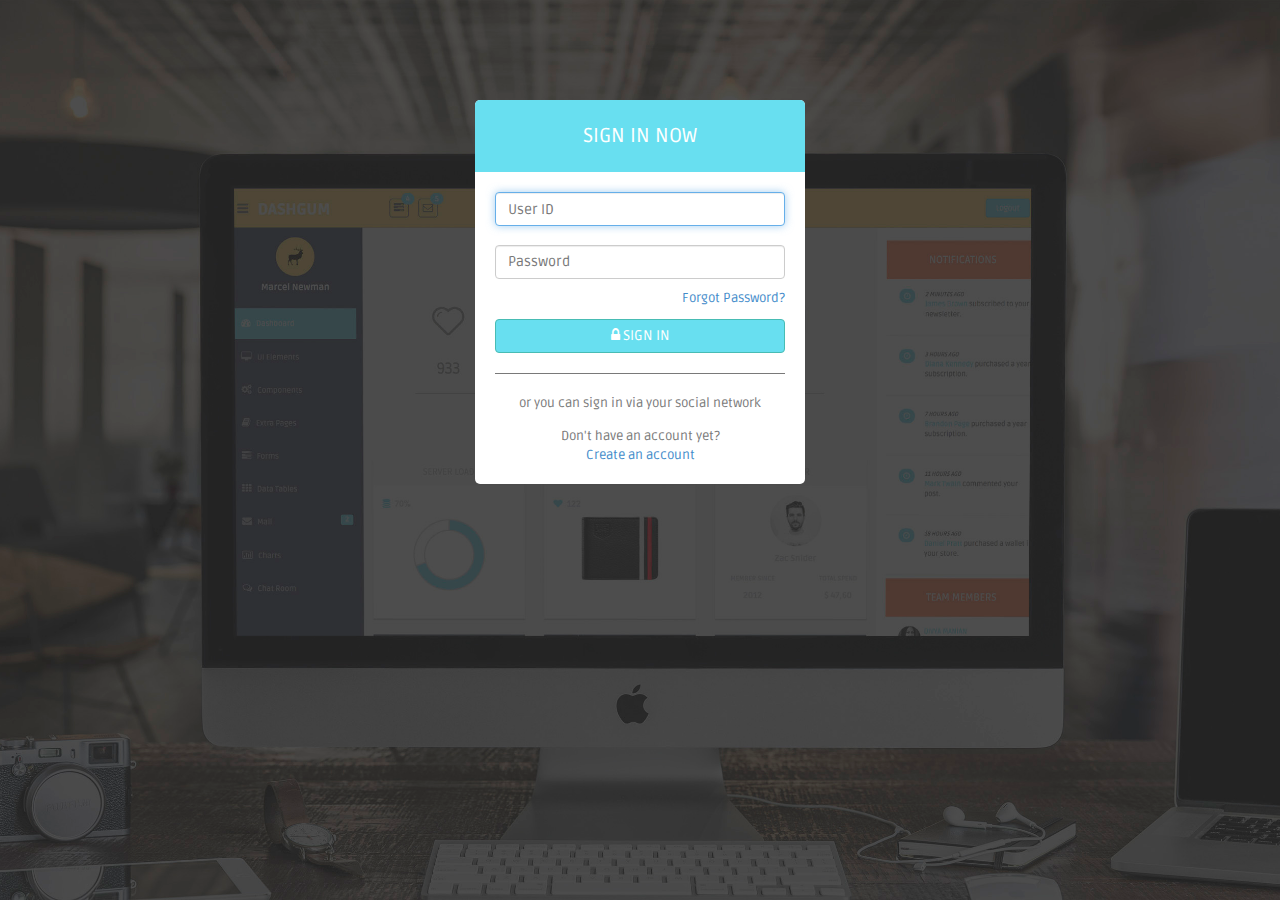
<file: index.html>
<!DOCTYPE html>
<html lang="en">
  <head>
    <meta charset="utf-8">
    <meta name="viewport" content="width=device-width, initial-scale=1.0">
    <meta name="description" content="">
    <meta name="author" content="Dashboard">
    <meta name="keyword" content="Dashboard, Bootstrap, Admin, Template, Theme, Responsive, Fluid, Retina">

    <title>DASHGUM - Bootstrap Admin Template</title>

    <!-- Bootstrap core CSS -->
    <link href="assets/css/bootstrap.css" rel="stylesheet">
    <!--external css-->
    <link href="assets/font-awesome/css/font-awesome.css" rel="stylesheet" />
        
    <!-- Custom styles for this template -->
    <link href="assets/css/style.css" rel="stylesheet">
    <link href="assets/css/style-responsive.css" rel="stylesheet">

    <!-- HTML5 shim and Respond.js IE8 support of HTML5 elements and media queries -->
    <!--[if lt IE 9]>
      <script src="https://oss.maxcdn.com/libs/html5shiv/3.7.0/html5shiv.js"></script>
      <script src="https://oss.maxcdn.com/libs/respond.js/1.4.2/respond.min.js"></script>
    <![endif]-->
  </head>

  <body>

      <!-- **********************************************************************************************************************************************************
      MAIN CONTENT
      *********************************************************************************************************************************************************** -->

	  <div id="login-page">
	  	<div class="container">
	  	
		      <form class="form-login" action="index.html">
		        <h2 class="form-login-heading">sign in now</h2>
		        <div class="login-wrap">
		            <input type="text" class="form-control" placeholder="User ID" autofocus>
		            <br>
		            <input type="password" class="form-control" placeholder="Password">
		            <label class="checkbox">
		                <span class="pull-right">
		                    <a data-toggle="modal" href="login.html#myModal"> Forgot Password?</a>
		
		                </span>
		            </label>
		            <button class="btn btn-theme btn-block" href="index.html" type="submit"><i class="fa fa-lock"></i> SIGN IN</button>
		            <hr>
		            
		            <div class="login-social-link centered">
		            <p>or you can sign in via your social network</p>
						<fb:login-button scope="public_profile,email" onlogin="checkLoginState();"></fb:login-button>

		                <!--div class="btn btn-facebook"  onclick="goOn()"><i class="fa fa-facebook"></i> Facebook</div>
						<script>
							function goOn()
							{
								window.location.href = "login.html";
								/*
							  window.fbAsyncInit = function() {
								FB.init({
								  appId      : '653021314842610',
								  xfbml      : true,
								  version    : 'v2.3'
								});
							  };

							  (function(d, s, id){
								 var js, fjs = d.getElementsByTagName(s)[0];
								 if (d.getElementById(id)) {return;}
								 js = d.createElement(s); js.id = id;
								 js.src = "//connect.facebook.net/en_US/sdk.js";
								 fjs.parentNode.insertBefore(js, fjs);
							   }(document, 'script', 'facebook-jssdk'));
							   */
							}
						</script-->
		                <!--button class="btn btn-twitter" type="submit"><i class="fa fa-twitter"></i> Twitter</button-->
		            </div>
		            <div class="registration">
		                Don't have an account yet?<br/>
		                <a class="" href="#">
		                    Create an account
		                </a>
		            </div>
		
		        </div>
		
		          <!-- Modal -->
		          <div aria-hidden="true" aria-labelledby="myModalLabel" role="dialog" tabindex="-1" id="myModal" class="modal fade">
		              <div class="modal-dialog">
		                  <div class="modal-content">
		                      <div class="modal-header">
		                          <button type="button" class="close" data-dismiss="modal" aria-hidden="true">&times;</button>
		                          <h4 class="modal-title">Forgot Password ?</h4>
		                      </div>
		                      <div class="modal-body">
		                          <p>Enter your e-mail address below to reset your password.</p>
		                          <input type="text" name="email" placeholder="Email" autocomplete="off" class="form-control placeholder-no-fix">
		
		                      </div>
		                      <div class="modal-footer">
		                          <button data-dismiss="modal" class="btn btn-default" type="button">Cancel</button>
		                          <button class="btn btn-theme" type="button">Submit</button>
		                      </div>
		                  </div>
		              </div>
		          </div>
		          <!-- modal -->
		
		      </form>	  	
	  	
	  	</div>
	  </div>

    <!-- js placed at the end of the document so the pages load faster -->
    <script src="assets/js/jquery.js"></script>
    <script src="assets/js/bootstrap.min.js"></script>
    <script src="assets/js/jquery-1.8.3.min.js"></script>
	<script src="assets/js/developer.js"></script>
    <!--BACKSTRETCH-->
    <!-- You can use an image of whatever size. This script will stretch to fit in any screen size.-->
    <script type="text/javascript" src="assets/js/jquery.backstretch.min.js"></script>
    <script>
        $.backstretch("assets/img/login-bg.jpg", {speed: 500});
    </script>


  </body>
</html>
</file>
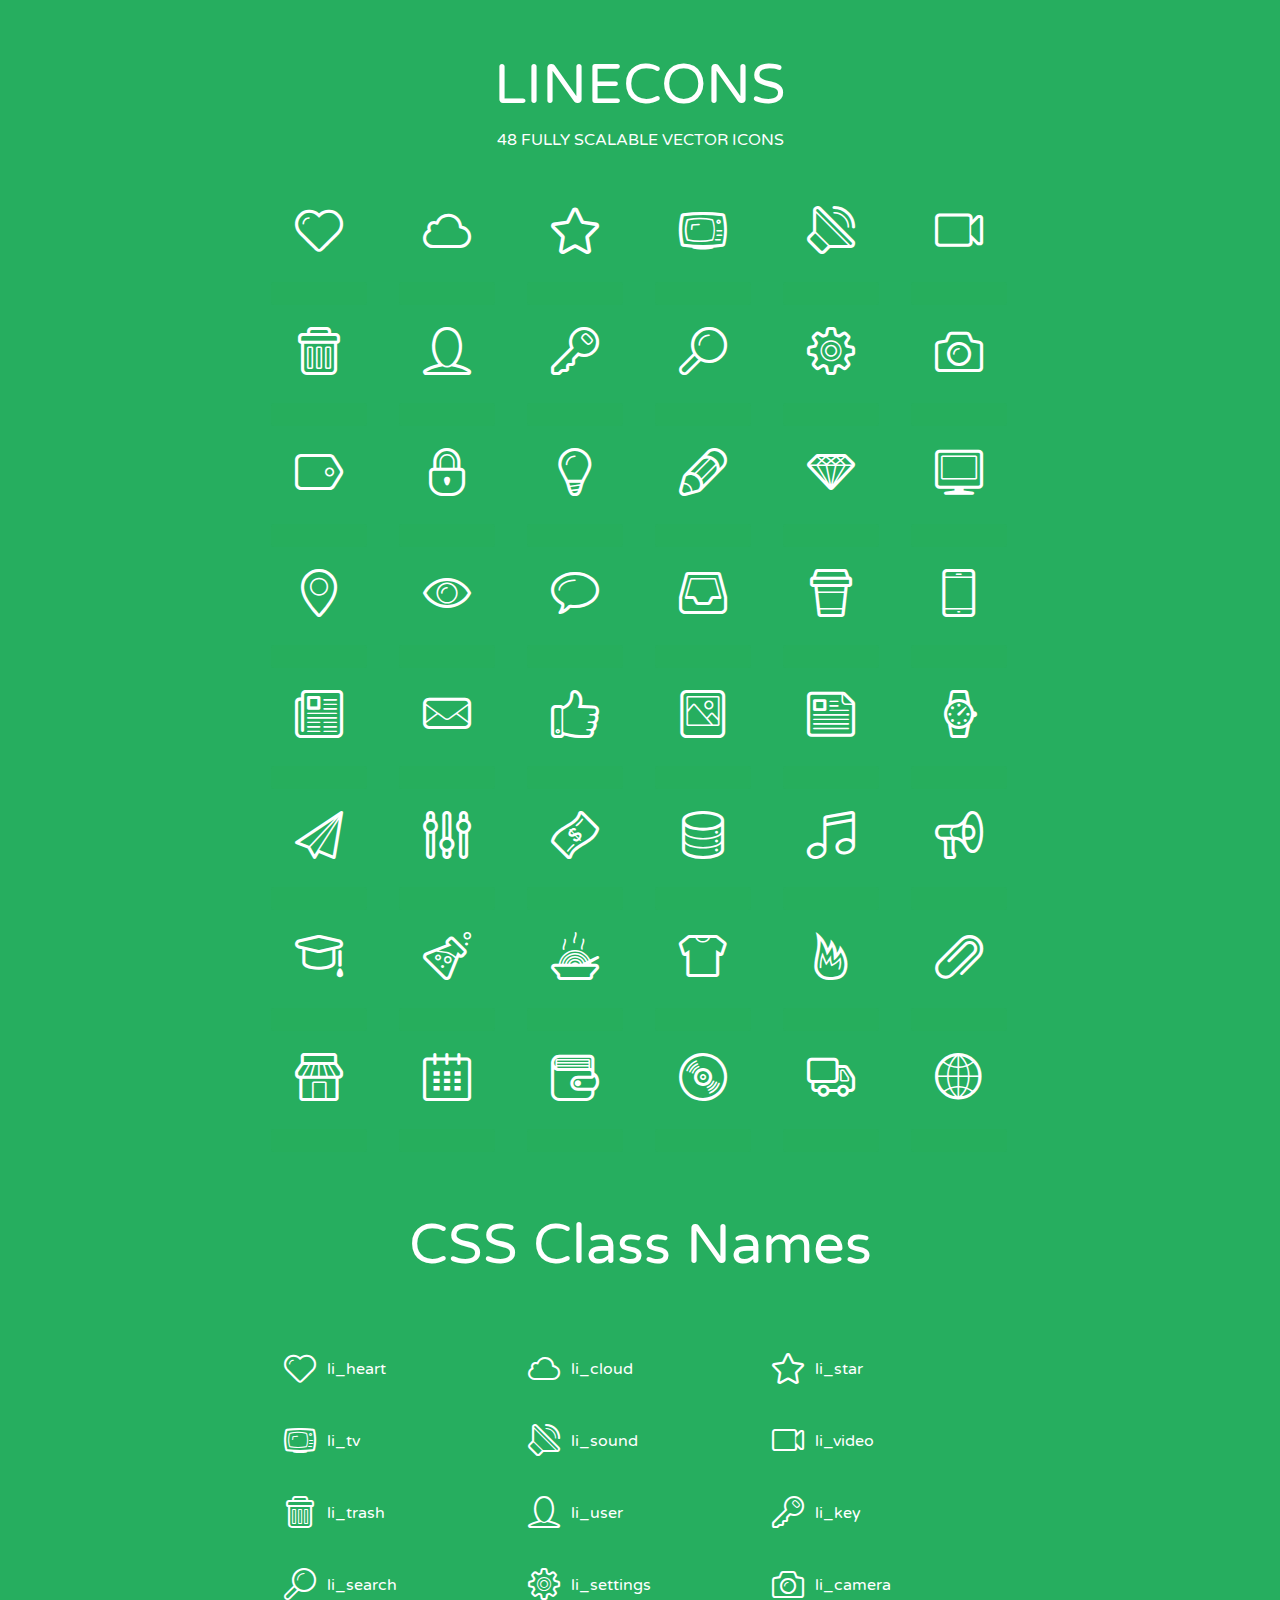
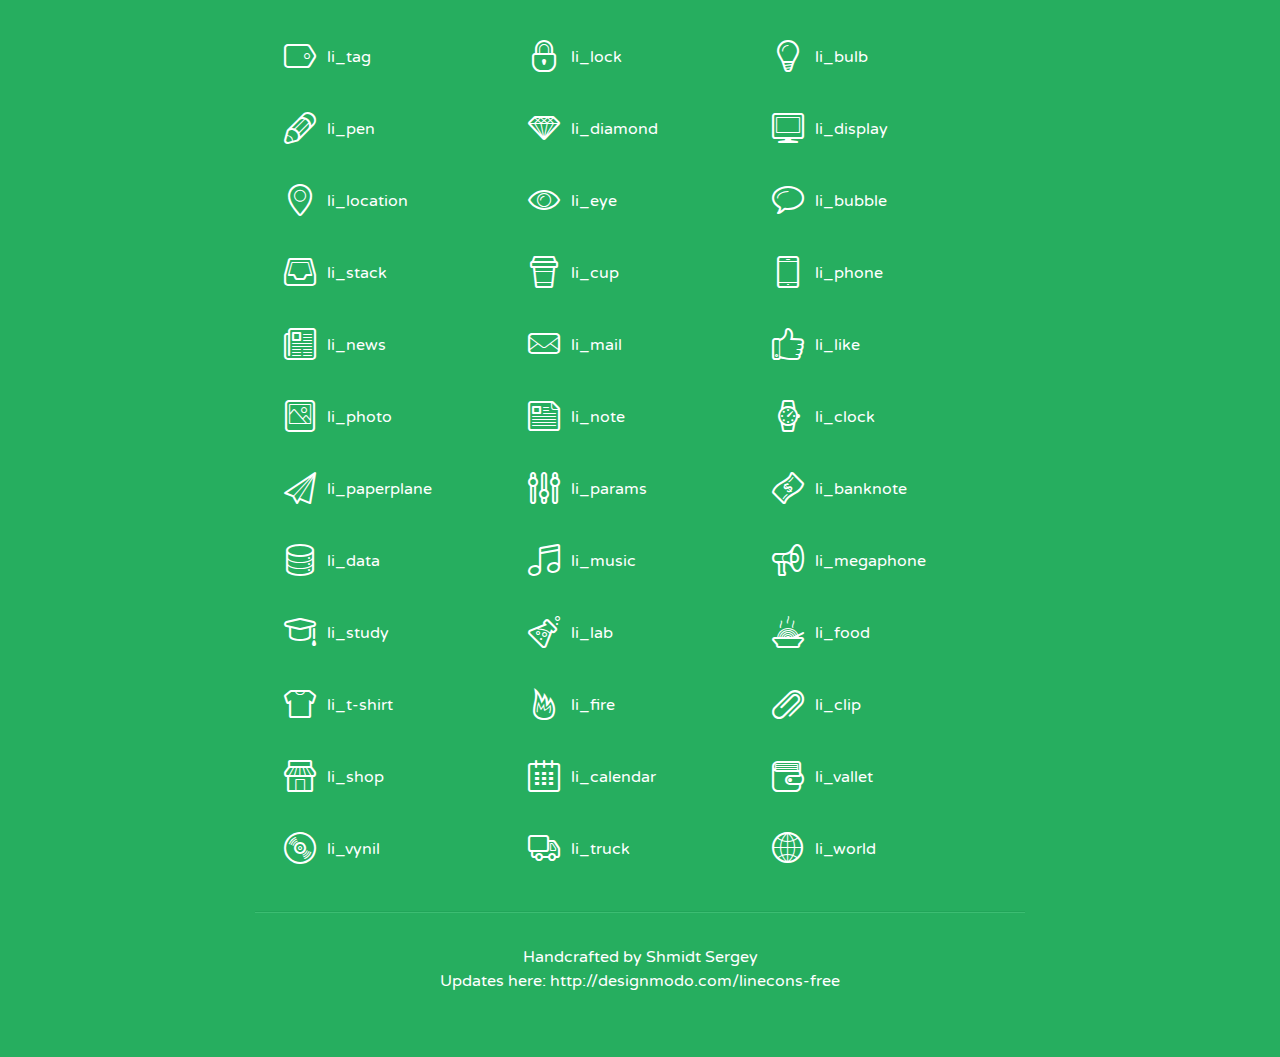
<file: assets/lineicons/index.html>
<!doctype html>
<html>
<head>
<title>LINECONS - 48 Fully Scalable Vector Icons</title>
<link rel="stylesheet" href="style.css" />
<link href='http://fonts.googleapis.com/css?family=Varela+Round' rel='stylesheet' type='text/css'>
<!--[if lte IE 7]><script src="lte-ie7.js"></script><![endif]-->

<!-- 

Thanks http://icomoon.io/app/ for amazing service!

-->


<style>
	section, header, footer {display: block;}
	body {
		font-family: 'Varela Round', sans-serif;
		color: #333333;
		line-height: 1.5;
		font-size: 16px;
		background:#26ae5f;
		color:white;
		-moz-text-shadow: 0 1px 1px rgba(0, 0, 0, 0.21);
		-webkit-text-shadow: 0 1px 1px rgba(0, 0, 0, 0.21);
	}
	* {
		-moz-box-sizing: border-box;
		-webkit-box-sizing: border-box;
		box-sizing: border-box;
		margin: 0;
		padding: 0;
	}
	.glyph {
		float: left;
		text-align: center;
		padding: .5em;
		margin: 0 .5em;
		width: 7em;
		border-radius: .375em;
		top:0;
		position:relative;
		-webkit-transition:0.2s ease-in;
		-o-transition:0.2s ease-in;
		-moz-transition:0.2s ease-in;
		-ie-transition:0.2s ease-in;
		transition:0.2s ease-in;
	}
	.glyph input {
		width: 100%;
		text-align: center;
		font-family: consolas, monospace;
		border-radius:3px;
		border:none;
		padding:4px;
		background:#26AE5C;
		color:#26AE5C;
		-webkit-transition:0.2s ease-in;
		-o-transition:0.2s ease-in;
		-moz-transition:0.2s ease-in;
		-ie-transition:0.2s ease-in;
		transition:0.2s ease-in;
	}
	.glyph:hover input {
		background:#26ae5f;
		padding:4px;
		color:#ffffff;
	}
	.glyph:hover {
		-webkit-transition: all 0.5s ease-out;
		background:#222821;
		color:#fff;
		text-shadow: none;
		-moz-text-shadow: none;
		-webkit-text-shadow: none;
		top:-5px;
		position:relative;
	}
	.glyph input, .mtm {
		margin-top: .75em;
	}
	.w-main {
		width: 770px;
		text-align:center;
	}
	.centered {
		margin-left: auto;
		margin-right: auto;
	}
	.fs1 {
		font-size: 3em;
	}
	header {
		margin: 2em 0;
		padding-bottom: .5em;
	}
	header h1 {
		font-size: 3.5em;
		font-weight: normal;
	}
	.clearfix:before, .clearfix:after { content: ""; display: table; }
	.clearfix:after, .clear { clear: both; }
	footer {
		margin: 2em 0;
		padding: 2em 0;
		border-top: 1px solid rgb(60, 189, 114);
		box-shadow: 0 -1px rgb(33, 165, 89);
	}
	a, a:visited {
		color: #ffffff; text-decoration:none;
	}
	a:hover, a:focus {color: #222821; text-decoration:none;}
	.box1 {
		display: inline-block;
		width: 14em;
		padding: .25em .5em;
		margin: .5em 1em .5em 0;
		text-align:left;
		
	}
	.box1 span { 
		font-size:2em;
		position: relative;
		top: 0.25em;
		margin-right: 0.1em;
	}
</style>
</head>
<body>
	<div class="w-main centered">
	<section class="mtm clearfix" id="glyphs">
	<header>
		<h1>LINECONS</h1>
		<p>48 FULLY SCALABLE VECTOR ICONS</p>
	</header>
	<div class="glyph">
		<div class="fs1" aria-hidden="true" data-icon="&#xe000;"></div>
		<input type="text" readonly="readonly" value="&amp;#xe000;" />
	</div>
	<div class="glyph">
		<div class="fs1" aria-hidden="true" data-icon="&#xe001;"></div>
		<input type="text" readonly="readonly" value="&amp;#xe001;" />
	</div>
	<div class="glyph">
		<div class="fs1" aria-hidden="true" data-icon="&#xe002;"></div>
		<input type="text" readonly="readonly" value="&amp;#xe002;" />
	</div>
	<div class="glyph">
		<div class="fs1" aria-hidden="true" data-icon="&#xe003;"></div>
		<input type="text" readonly="readonly" value="&amp;#xe003;" />
	</div>
	<div class="glyph">
		<div class="fs1" aria-hidden="true" data-icon="&#xe004;"></div>
		<input type="text" readonly="readonly" value="&amp;#xe004;" />
	</div>
	<div class="glyph">
		<div class="fs1" aria-hidden="true" data-icon="&#xe005;"></div>
		<input type="text" readonly="readonly" value="&amp;#xe005;" />
	</div>
	<div class="glyph">
		<div class="fs1" aria-hidden="true" data-icon="&#xe006;"></div>
		<input type="text" readonly="readonly" value="&amp;#xe006;" />
	</div>
	<div class="glyph">
		<div class="fs1" aria-hidden="true" data-icon="&#xe007;"></div>
		<input type="text" readonly="readonly" value="&amp;#xe007;" />
	</div>
	<div class="glyph">
		<div class="fs1" aria-hidden="true" data-icon="&#xe008;"></div>
		<input type="text" readonly="readonly" value="&amp;#xe008;" />
	</div>
	<div class="glyph">
		<div class="fs1" aria-hidden="true" data-icon="&#xe009;"></div>
		<input type="text" readonly="readonly" value="&amp;#xe009;" />
	</div>
	<div class="glyph">
		<div class="fs1" aria-hidden="true" data-icon="&#xe00a;"></div>
		<input type="text" readonly="readonly" value="&amp;#xe00a;" />
	</div>
	<div class="glyph">
		<div class="fs1" aria-hidden="true" data-icon="&#xe00b;"></div>
		<input type="text" readonly="readonly" value="&amp;#xe00b;" />
	</div>
	<div class="glyph">
		<div class="fs1" aria-hidden="true" data-icon="&#xe00c;"></div>
		<input type="text" readonly="readonly" value="&amp;#xe00c;" />
	</div>
	<div class="glyph">
		<div class="fs1" aria-hidden="true" data-icon="&#xe00d;"></div>
		<input type="text" readonly="readonly" value="&amp;#xe00d;" />
	</div>
	<div class="glyph">
		<div class="fs1" aria-hidden="true" data-icon="&#xe00e;"></div>
		<input type="text" readonly="readonly" value="&amp;#xe00e;" />
	</div>
	<div class="glyph">
		<div class="fs1" aria-hidden="true" data-icon="&#xe00f;"></div>
		<input type="text" readonly="readonly" value="&amp;#xe00f;" />
	</div>
	<div class="glyph">
		<div class="fs1" aria-hidden="true" data-icon="&#xe010;"></div>
		<input type="text" readonly="readonly" value="&amp;#xe010;" />
	</div>
	<div class="glyph">
		<div class="fs1" aria-hidden="true" data-icon="&#xe011;"></div>
		<input type="text" readonly="readonly" value="&amp;#xe011;" />
	</div>
	<div class="glyph">
		<div class="fs1" aria-hidden="true" data-icon="&#xe012;"></div>
		<input type="text" readonly="readonly" value="&amp;#xe012;" />
	</div>
	<div class="glyph">
		<div class="fs1" aria-hidden="true" data-icon="&#xe013;"></div>
		<input type="text" readonly="readonly" value="&amp;#xe013;" />
	</div>
	<div class="glyph">
		<div class="fs1" aria-hidden="true" data-icon="&#xe014;"></div>
		<input type="text" readonly="readonly" value="&amp;#xe014;" />
	</div>
	<div class="glyph">
		<div class="fs1" aria-hidden="true" data-icon="&#xe015;"></div>
		<input type="text" readonly="readonly" value="&amp;#xe015;" />
	</div>
	<div class="glyph">
		<div class="fs1" aria-hidden="true" data-icon="&#xe016;"></div>
		<input type="text" readonly="readonly" value="&amp;#xe016;" />
	</div>
	<div class="glyph">
		<div class="fs1" aria-hidden="true" data-icon="&#xe017;"></div>
		<input type="text" readonly="readonly" value="&amp;#xe017;" />
	</div>
	<div class="glyph">
		<div class="fs1" aria-hidden="true" data-icon="&#xe018;"></div>
		<input type="text" readonly="readonly" value="&amp;#xe018;" />
	</div>
	<div class="glyph">
		<div class="fs1" aria-hidden="true" data-icon="&#xe019;"></div>
		<input type="text" readonly="readonly" value="&amp;#xe019;" />
	</div>
	<div class="glyph">
		<div class="fs1" aria-hidden="true" data-icon="&#xe01a;"></div>
		<input type="text" readonly="readonly" value="&amp;#xe01a;" />
	</div>
	<div class="glyph">
		<div class="fs1" aria-hidden="true" data-icon="&#xe01b;"></div>
		<input type="text" readonly="readonly" value="&amp;#xe01b;" />
	</div>
	<div class="glyph">
		<div class="fs1" aria-hidden="true" data-icon="&#xe01c;"></div>
		<input type="text" readonly="readonly" value="&amp;#xe01c;" />
	</div>
	<div class="glyph">
		<div class="fs1" aria-hidden="true" data-icon="&#xe01d;"></div>
		<input type="text" readonly="readonly" value="&amp;#xe01d;" />
	</div>
	<div class="glyph">
		<div class="fs1" aria-hidden="true" data-icon="&#xe01e;"></div>
		<input type="text" readonly="readonly" value="&amp;#xe01e;" />
	</div>
	<div class="glyph">
		<div class="fs1" aria-hidden="true" data-icon="&#xe01f;"></div>
		<input type="text" readonly="readonly" value="&amp;#xe01f;" />
	</div>
	<div class="glyph">
		<div class="fs1" aria-hidden="true" data-icon="&#xe020;"></div>
		<input type="text" readonly="readonly" value="&amp;#xe020;" />
	</div>
	<div class="glyph">
		<div class="fs1" aria-hidden="true" data-icon="&#xe021;"></div>
		<input type="text" readonly="readonly" value="&amp;#xe021;" />
	</div>
	<div class="glyph">
		<div class="fs1" aria-hidden="true" data-icon="&#xe022;"></div>
		<input type="text" readonly="readonly" value="&amp;#xe022;" />
	</div>
	<div class="glyph">
		<div class="fs1" aria-hidden="true" data-icon="&#xe023;"></div>
		<input type="text" readonly="readonly" value="&amp;#xe023;" />
	</div>
	<div class="glyph">
		<div class="fs1" aria-hidden="true" data-icon="&#xe024;"></div>
		<input type="text" readonly="readonly" value="&amp;#xe024;" />
	</div>
	<div class="glyph">
		<div class="fs1" aria-hidden="true" data-icon="&#xe025;"></div>
		<input type="text" readonly="readonly" value="&amp;#xe025;" />
	</div>
	<div class="glyph">
		<div class="fs1" aria-hidden="true" data-icon="&#xe026;"></div>
		<input type="text" readonly="readonly" value="&amp;#xe026;" />
	</div>
	<div class="glyph">
		<div class="fs1" aria-hidden="true" data-icon="&#xe027;"></div>
		<input type="text" readonly="readonly" value="&amp;#xe027;" />
	</div>
	<div class="glyph">
		<div class="fs1" aria-hidden="true" data-icon="&#xe028;"></div>
		<input type="text" readonly="readonly" value="&amp;#xe028;" />
	</div>
	<div class="glyph">
		<div class="fs1" aria-hidden="true" data-icon="&#xe029;"></div>
		<input type="text" readonly="readonly" value="&amp;#xe029;" />
	</div>
	<div class="glyph">
		<div class="fs1" aria-hidden="true" data-icon="&#xe02a;"></div>
		<input type="text" readonly="readonly" value="&amp;#xe02a;" />
	</div>
	<div class="glyph">
		<div class="fs1" aria-hidden="true" data-icon="&#xe02b;"></div>
		<input type="text" readonly="readonly" value="&amp;#xe02b;" />
	</div>
	<div class="glyph">
		<div class="fs1" aria-hidden="true" data-icon="&#xe02c;"></div>
		<input type="text" readonly="readonly" value="&amp;#xe02c;" />
	</div>
	<div class="glyph">
		<div class="fs1" aria-hidden="true" data-icon="&#xe02d;"></div>
		<input type="text" readonly="readonly" value="&amp;#xe02d;" />
	</div>
	<div class="glyph">
		<div class="fs1" aria-hidden="true" data-icon="&#xe02e;"></div>
		<input type="text" readonly="readonly" value="&amp;#xe02e;" />
	</div>
	<div class="glyph">
		<div class="fs1" aria-hidden="true" data-icon="&#xe02f;"></div>
		<input type="text" readonly="readonly" value="&amp;#xe02f;" />
	</div>
	</section>
	<div class="clear"></div>
	<section class="mtm clearfix" id="glyphs">
	<header>
		<h1>CSS Class Names</h1>
	</header>
	<span class="box1">
		<span aria-hidden="true" class="li_heart"></span>
		&nbsp;li_heart
	</span>
	<span class="box1">
		<span aria-hidden="true" class="li_cloud"></span>
		&nbsp;li_cloud
	</span>
	<span class="box1">
		<span aria-hidden="true" class="li_star"></span>
		&nbsp;li_star
	</span>
	<span class="box1">
		<span aria-hidden="true" class="li_tv"></span>
		&nbsp;li_tv
	</span>
	<span class="box1">
		<span aria-hidden="true" class="li_sound"></span>
		&nbsp;li_sound
	</span>
	<span class="box1">
		<span aria-hidden="true" class="li_video"></span>
		&nbsp;li_video
	</span>
	<span class="box1">
		<span aria-hidden="true" class="li_trash"></span>
		&nbsp;li_trash
	</span>
	<span class="box1">
		<span aria-hidden="true" class="li_user"></span>
		&nbsp;li_user
	</span>
	<span class="box1">
		<span aria-hidden="true" class="li_key"></span>
		&nbsp;li_key
	</span>
	<span class="box1">
		<span aria-hidden="true" class="li_search"></span>
		&nbsp;li_search
	</span>
	<span class="box1">
		<span aria-hidden="true" class="li_settings"></span>
		&nbsp;li_settings
	</span>
	<span class="box1">
		<span aria-hidden="true" class="li_camera"></span>
		&nbsp;li_camera
	</span>
	<span class="box1">
		<span aria-hidden="true" class="li_tag"></span>
		&nbsp;li_tag
	</span>
	<span class="box1">
		<span aria-hidden="true" class="li_lock"></span>
		&nbsp;li_lock
	</span>
	<span class="box1">
		<span aria-hidden="true" class="li_bulb"></span>
		&nbsp;li_bulb
	</span>
	<span class="box1">
		<span aria-hidden="true" class="li_pen"></span>
		&nbsp;li_pen
	</span>
	<span class="box1">
		<span aria-hidden="true" class="li_diamond"></span>
		&nbsp;li_diamond
	</span>
	<span class="box1">
		<span aria-hidden="true" class="li_display"></span>
		&nbsp;li_display
	</span>
	<span class="box1">
		<span aria-hidden="true" class="li_location"></span>
		&nbsp;li_location
	</span>
	<span class="box1">
		<span aria-hidden="true" class="li_eye"></span>
		&nbsp;li_eye
	</span>
	<span class="box1">
		<span aria-hidden="true" class="li_bubble"></span>
		&nbsp;li_bubble
	</span>
	<span class="box1">
		<span aria-hidden="true" class="li_stack"></span>
		&nbsp;li_stack
	</span>
	<span class="box1">
		<span aria-hidden="true" class="li_cup"></span>
		&nbsp;li_cup
	</span>
	<span class="box1">
		<span aria-hidden="true" class="li_phone"></span>
		&nbsp;li_phone
	</span>
	<span class="box1">
		<span aria-hidden="true" class="li_news"></span>
		&nbsp;li_news
	</span>
	<span class="box1">
		<span aria-hidden="true" class="li_mail"></span>
		&nbsp;li_mail
	</span>
	<span class="box1">
		<span aria-hidden="true" class="li_like"></span>
		&nbsp;li_like
	</span>
	<span class="box1">
		<span aria-hidden="true" class="li_photo"></span>
		&nbsp;li_photo
	</span>
	<span class="box1">
		<span aria-hidden="true" class="li_note"></span>
		&nbsp;li_note
	</span>
	<span class="box1">
		<span aria-hidden="true" class="li_clock"></span>
		&nbsp;li_clock
	</span>
	<span class="box1">
		<span aria-hidden="true" class="li_paperplane"></span>
		&nbsp;li_paperplane
	</span>
	<span class="box1">
		<span aria-hidden="true" class="li_params"></span>
		&nbsp;li_params
	</span>
	<span class="box1">
		<span aria-hidden="true" class="li_banknote"></span>
		&nbsp;li_banknote
	</span>
	<span class="box1">
		<span aria-hidden="true" class="li_data"></span>
		&nbsp;li_data
	</span>
	<span class="box1">
		<span aria-hidden="true" class="li_music"></span>
		&nbsp;li_music
	</span>
	<span class="box1">
		<span aria-hidden="true" class="li_megaphone"></span>
		&nbsp;li_megaphone
	</span>
	<span class="box1">
		<span aria-hidden="true" class="li_study"></span>
		&nbsp;li_study
	</span>
	<span class="box1">
		<span aria-hidden="true" class="li_lab"></span>
		&nbsp;li_lab
	</span>
	<span class="box1">
		<span aria-hidden="true" class="li_food"></span>
		&nbsp;li_food
	</span>
	<span class="box1">
		<span aria-hidden="true" class="li_t-shirt"></span>
		&nbsp;li_t-shirt
	</span>
	<span class="box1">
		<span aria-hidden="true" class="li_fire"></span>
		&nbsp;li_fire
	</span>
	<span class="box1">
		<span aria-hidden="true" class="li_clip"></span>
		&nbsp;li_clip
	</span>
	<span class="box1">
		<span aria-hidden="true" class="li_shop"></span>
		&nbsp;li_shop
	</span>
	<span class="box1">
		<span aria-hidden="true" class="li_calendar"></span>
		&nbsp;li_calendar
	</span>
	<span class="box1">
		<span aria-hidden="true" class="li_vallet"></span>
		&nbsp;li_vallet
	</span>
	<span class="box1">
		<span aria-hidden="true" class="li_vynil"></span>
		&nbsp;li_vynil
	</span>
	<span class="box1">
		<span aria-hidden="true" class="li_truck"></span>
		&nbsp;li_truck
	</span>
	<span class="box1">
		<span aria-hidden="true" class="li_world"></span>
		&nbsp;li_world
	</span>
	</section>
	<footer>
		<p>Handcrafted by <a href="http://shmidt.in">Shmidt Sergey</a></p>
		<p>Updates here: <a href="http://designmodo.com/linecons-free">http://designmodo.com/linecons-free</a></p>
	</footer>
	</div>
	<script>
	document.getElementById("glyphs").addEventListener("click", function(e) {
		var target = e.target;
		if (target.tagName === "INPUT") {
			target.select();
		}
	});
	</script>
</body>
</html>
</file>
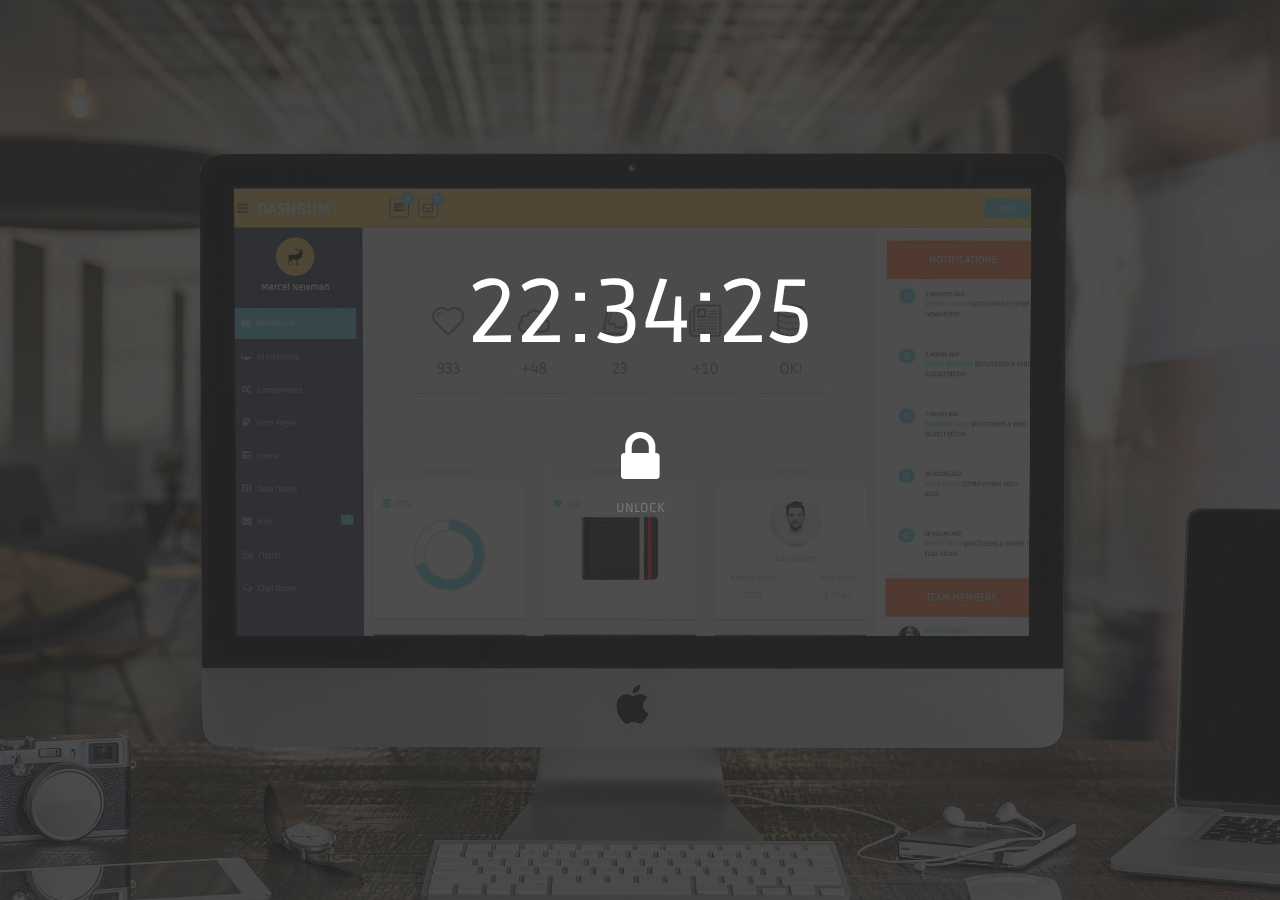
<file: lock_screen.html>
<!DOCTYPE html>
<html lang="en">
  <head>
    <meta charset="utf-8">
    <meta name="viewport" content="width=device-width, initial-scale=1.0">
    <meta name="description" content="">
    <meta name="author" content="Dashboard">
    <meta name="keyword" content="Dashboard, Bootstrap, Admin, Template, Theme, Responsive, Fluid, Retina">

    <title>DASHGUM - Bootstrap Admin Template</title>

    <!-- Bootstrap core CSS -->
    <link href="assets/css/bootstrap.css" rel="stylesheet">
    <!--external css-->
    <link href="assets/font-awesome/css/font-awesome.css" rel="stylesheet" />
        
    <!-- Custom styles for this template -->
    <link href="assets/css/style.css" rel="stylesheet">
    <link href="assets/css/style-responsive.css" rel="stylesheet">

    <!-- HTML5 shim and Respond.js IE8 support of HTML5 elements and media queries -->
    <!--[if lt IE 9]>
      <script src="https://oss.maxcdn.com/libs/html5shiv/3.7.0/html5shiv.js"></script>
      <script src="https://oss.maxcdn.com/libs/respond.js/1.4.2/respond.min.js"></script>
    <![endif]-->
  </head>

  <body onload="getTime()">

      <!-- **********************************************************************************************************************************************************
      MAIN CONTENT
      *********************************************************************************************************************************************************** -->

	  	<div class="container">
	  	
	  		<div id="showtime"></div>
	  			<div class="col-lg-4 col-lg-offset-4">
	  				<div class="lock-screen">
		  				<h2><a data-toggle="modal" href="#myModal"><i class="fa fa-lock"></i></a></h2>
		  				<p>UNLOCK</p>
		  				
				          <!-- Modal -->
				          <div aria-hidden="true" aria-labelledby="myModalLabel" role="dialog" tabindex="-1" id="myModal" class="modal fade">
				              <div class="modal-dialog">
				                  <div class="modal-content">
				                      <div class="modal-header">
				                          <button type="button" class="close" data-dismiss="modal" aria-hidden="true">&times;</button>
				                          <h4 class="modal-title">Welcome Back</h4>
				                      </div>
				                      <div class="modal-body">
				                          <p class="centered"><img class="img-circle" width="80" src="assets/img/ui-sam.jpg"></p>
				                          <input type="password" name="password" placeholder="Password" autocomplete="off" class="form-control placeholder-no-fix">
				
				                      </div>
				                      <div class="modal-footer centered">
				                          <button data-dismiss="modal" class="btn btn-theme04" type="button">Cancel</button>
				                          <button class="btn btn-theme03" type="button">Login</button>
				                      </div>
				                  </div>
				              </div>
				          </div>
				          <!-- modal -->
		  				
		  				
	  				</div><! --/lock-screen -->
	  			</div><!-- /col-lg-4 -->
	  	
	  	</div><!-- /container -->

    <!-- js placed at the end of the document so the pages load faster -->
    <script src="assets/js/jquery.js"></script>
    <script src="assets/js/bootstrap.min.js"></script>

    <!--BACKSTRETCH-->
    <!-- You can use an image of whatever size. This script will stretch to fit in any screen size.-->
    <script type="text/javascript" src="assets/js/jquery.backstretch.min.js"></script>
    <script>
        $.backstretch("assets/img/login-bg.jpg", {speed: 500});
    </script>

    <script>
        function getTime()
        {
            var today=new Date();
            var h=today.getHours();
            var m=today.getMinutes();
            var s=today.getSeconds();
            // add a zero in front of numbers<10
            m=checkTime(m);
            s=checkTime(s);
            document.getElementById('showtime').innerHTML=h+":"+m+":"+s;
            t=setTimeout(function(){getTime()},500);
        }

        function checkTime(i)
        {
            if (i<10)
            {
                i="0" + i;
            }
            return i;
        }
    </script>

  </body>
</html>
</file>
<file: assets/css/style-responsive.css>
@media (min-width: 980px) {
    /*-----*/
    .custom-bar-chart {
        margin-bottom: 40px;
    }

}

@media (min-width: 768px) and (max-width: 979px) {

    /*-----*/
    .custom-bar-chart {
        margin-bottom: 40px;
    }

    /*chat room*/


}

@media (max-width: 768px) {

    .header {
        position: absolute;
    }

    /*sidebar*/

    #sidebar {
        height: auto;
        overflow: hidden;
        position: absolute;
        width: 100%;
        z-index: 1001;
    }


    /* body container */
    #main-content {
        margin: 0px!important;
        position: none !important;
    }

    #sidebar > ul > li > a > span {
        line-height: 35px;
    }

    #sidebar > ul > li {
        margin: 0 10px 5px 10px;
    }
    #sidebar > ul > li > a {
        height:35px;
        line-height:35px;
        padding: 0 10px;
        text-align: left;
    }
    #sidebar > ul > li > a i{
        /*display: none !important;*/
    }

    #sidebar ul > li > a .arrow, #sidebar > ul > li > a .arrow.open {
        margin-right: 10px;
        margin-top: 15px;
    }

    #sidebar ul > li.active > a .arrow, #sidebar ul > li > a:hover .arrow, #sidebar ul > li > a:focus .arrow,
    #sidebar > ul > li.active > a .arrow.open, #sidebar > ul > li > a:hover .arrow.open, #sidebar > ul > li > a:focus .arrow.open{
        margin-top: 15px;
    }

    #sidebar > ul > li > a, #sidebar > ul > li > ul.sub > li {
        width: 100%;
    }
    #sidebar > ul > li > ul.sub > li > a {
        background: transparent !important ;
    }
    #sidebar > ul > li > ul.sub > li > a:hover {
        
    }


    /* sidebar */
    #sidebar {
        margin: 0px !important;
    }

    /* sidebar collabler */
    #sidebar .btn-navbar.collapsed .arrow {
        display: none;
    }

    #sidebar .btn-navbar .arrow {
        position: absolute;
        right: 35px;
        width: 0;
        height: 0;
        top:48px;
        border-bottom: 15px solid #282e36;
        border-left: 15px solid transparent;
        border-right: 15px solid transparent;
    }


    /*---------*/

    .modal-footer .btn {
        margin-bottom: 0px !important;
    }

    .btn {
        margin-bottom: 5px;
    }


    /* full calendar fix */
    .fc-header-right {
        left:25px;
        position: absolute;
    }

    .fc-header-left .fc-button {
        margin: 0px !important;
        top: -10px !important;
    }

    .fc-header-right .fc-button {
        margin: 0px !important;
        top: -50px !important;
    }

    .fc-state-active, .fc-state-active .fc-button-inner, .fc-state-hover, .fc-state-hover .fc-button-inner {
        background: none !important;
        color: #FFFFFF !important;
    }

    .fc-state-default, .fc-state-default .fc-button-inner {
        background: none !important;
    }

    .fc-button {
        border: none !important;
        margin-right: 2px;
    }

    .fc-view {
        top: 0px !important;
    }

    .fc-button .fc-button-inner {
        margin: 0px !important;
        padding: 2px !important;
        border: none !important;
        margin-right: 2px !important;
        background-color: #fafafa !important;
        background-image: -moz-linear-gradient(top, #fafafa, #efefef) !important;
        background-image: -webkit-gradient(linear, 0 0, 0 100%, from(#fafafa), to(#efefef)) !important;
        background-image: -webkit-linear-gradient(top, #fafafa, #efefef) !important;
        background-image: -o-linear-gradient(top, #fafafa, #efefef) !important;
        background-image: linear-gradient(to bottom, #fafafa, #efefef) !important;
        filter: progid:dximagetransform.microsoft.gradient(startColorstr='#fafafa', endColorstr='#efefef', GradientType=0) !important;
        -webkit-box-shadow: 0 1px 0px rgba(255, 255, 255, .8) !important;
        -moz-box-shadow: 0 1px 0px rgba(255, 255, 255, .8) !important;
        box-shadow: 0 1px 0px rgba(255, 255, 255, .8) !important;
        -webkit-border-radius: 3px !important;
        -moz-border-radius: 3px !important;
        border-radius: 3px !important;
        color: #646464 !important;
        border: 1px solid #ddd !important;
        text-shadow: 0 1px 0px rgba(255, 255, 255, .6) !important;
        text-align: center;
    }

    .fc-button.fc-state-disabled .fc-button-inner {
        color: #bcbbbb !important;
    }

    .fc-button.fc-state-active .fc-button-inner {
        background-color: #e5e4e4 !important;
        background-image: -moz-linear-gradient(top, #e5e4e4, #dddcdc) !important;
        background-image: -webkit-gradient(linear, 0 0, 0 100%, from(#e5e4e4), to(#dddcdc)) !important;
        background-image: -webkit-linear-gradient(top, #e5e4e4, #dddcdc) !important;
        background-image: -o-linear-gradient(top, #e5e4e4, #dddcdc) !important;
        background-image: linear-gradient(to bottom, #e5e4e4, #dddcdc) !important;
        filter: progid:dximagetransform.microsoft.gradient(startColorstr='#e5e4e4', endColorstr='#dddcdc', GradientType=0) !important;
    }

    .fc-content {
        margin-top: 50px;
    }

    .fc-header-title h2 {
        line-height: 40px !important;
        font-size: 12px !important;
    }

    .fc-header {
        margin-bottom:0px !important;
    }

    /*--*/

    /*.chart-position {*/
        /*margin-top: 0px;*/
    /*}*/

    .stepy-titles li {
        margin: 10px 3px;
    }

    /*-----*/
    .custom-bar-chart {
        margin-bottom: 40px;
    }

    /*menu icon plus minus*/
    .dcjq-icon {
        top: 10px;
    }
    ul.sidebar-menu li ul.sub li a {
        padding: 0;
    }

    /*---*/

    .img-responsive {
        width: 100%;
    }

}



@media (max-width: 480px) {

    .notify-row, .search, .dont-show , .inbox-head .sr-input, .inbox-head .sr-btn{
        display: none;
    }

    #top_menu .nav > li, ul.top-menu > li {
        float: right;
    }
    .hidden-phone {
        display: none !important;
    }

    .chart-position {
       margin-top: 0px;
     }

    .navbar-inverse .navbar-toggle:hover, .navbar-inverse .navbar-toggle:focus {
        background-color: #ccc;
        border-color:#ccc ;
    }

}

@media (max-width:320px) {
    .login-social-link a {
        padding: 15px 17px !important;
    }

    .notify-row, .search, .dont-show, .inbox-head .sr-input, .inbox-head .sr-btn {
        display: none;
    }

    #top_menu .nav > li, ul.top-menu > li {
        float: right;
    }

    .hidden-phone {
        display: none !important;
    }

    .chart-position {
        margin-top: 0px;
    }

    .lock-wrapper {
        margin: 10% auto;
        max-width: 310px;
    }
    .lock-input {
        width: 82%;
    }

    .cmt-form {
        display: inline-block;
        width: 75%;
    }

}
</file>
<file: assets/lineicons/style.css>
@font-face {
	font-family: 'linecons';
	src:url('fonts/linecons.eot');
}
@font-face {
	font-family: 'linecons';
	src: url([data-uri]) format('svg'),
		 url([data-uri]) format('truetype');
	font-weight: normal;
	font-style: normal;
}

/* Use the following CSS code if you want to use data attributes for inserting your icons */
[data-icon]:before {
	font-family: 'linecons';
	content: attr(data-icon);
	speak: none;
	font-weight: normal;
	line-height: 1;
	-webkit-font-smoothing: antialiased;
}

/* Use the following CSS code if you want to have a class per icon */
[class^="li_"]:before, [class*=" li_"]:before {
	font-family: 'linecons';
	font-style: normal;
	speak: none;
	font-weight: normal;
	line-height: 1;
	-webkit-font-smoothing: antialiased;
}
.li_heart:before {
	content: "\e000";
}
.li_cloud:before {
	content: "\e001";
}
.li_star:before {
	content: "\e002";
}
.li_tv:before {
	content: "\e003";
}
.li_sound:before {
	content: "\e004";
}
.li_video:before {
	content: "\e005";
}
.li_trash:before {
	content: "\e006";
}
.li_user:before {
	content: "\e007";
}
.li_key:before {
	content: "\e008";
}
.li_search:before {
	content: "\e009";
}
.li_settings:before {
	content: "\e00a";
}
.li_camera:before {
	content: "\e00b";
}
.li_tag:before {
	content: "\e00c";
}
.li_lock:before {
	content: "\e00d";
}
.li_bulb:before {
	content: "\e00e";
}
.li_pen:before {
	content: "\e00f";
}
.li_diamond:before {
	content: "\e010";
}
.li_display:before {
	content: "\e011";
}
.li_location:before {
	content: "\e012";
}
.li_eye:before {
	content: "\e013";
}
.li_bubble:before {
	content: "\e014";
}
.li_stack:before {
	content: "\e015";
}
.li_cup:before {
	content: "\e016";
}
.li_phone:before {
	content: "\e017";
}
.li_news:before {
	content: "\e018";
}
.li_mail:before {
	content: "\e019";
}
.li_like:before {
	content: "\e01a";
}
.li_photo:before {
	content: "\e01b";
}
.li_note:before {
	content: "\e01c";
}
.li_clock:before {
	content: "\e01d";
}
.li_paperplane:before {
	content: "\e01e";
}
.li_params:before {
	content: "\e01f";
}
.li_banknote:before {
	content: "\e020";
}
.li_data:before {
	content: "\e021";
}
.li_music:before {
	content: "\e022";
}
.li_megaphone:before {
	content: "\e023";
}
.li_study:before {
	content: "\e024";
}
.li_lab:before {
	content: "\e025";
}
.li_food:before {
	content: "\e026";
}
.li_t-shirt:before {
	content: "\e027";
}
.li_fire:before {
	content: "\e028";
}
.li_clip:before {
	content: "\e029";
}
.li_shop:before {
	content: "\e02a";
}
.li_calendar:before {
	content: "\e02b";
}
.li_vallet:before {
	content: "\e02c";
}
.li_vynil:before {
	content: "\e02d";
}
.li_truck:before {
	content: "\e02e";
}
.li_world:before {
	content: "\e02f";
}
</file>
<file: assets/css/style.css>
/*
Template Name: DASHGUM FREE - Bootstrap 3.2 Admin Theme
Template Version: 1.0
Author: Carlos Alvarez
Website: http://blacktie.co
Premium: http://www.gridgum.com
*/

/* Import fonts */
@import url(http://fonts.googleapis.com/css?family=Ruda:400,700,900);

/* BASIC THEME CONFIGURATION */
body {
    color: #797979;
	background: #f2f2f2;
    font-family: 'Ruda', sans-serif;
    padding: 0px !important;
    margin: 0px !important;
    font-size:13px;
}

ul li {
    list-style: none;
}

a, a:hover, a:focus {
    text-decoration: none;
    outline: none;
}
::selection {

    background: #68dff0;
    color: #fff;
}
::-moz-selection {
    background: #68dff0;
    color: #fff;
}

#container {
    width: 100%;
    height: 100%;
}

/* Bootstrap Modifications */
.modal-header {
	background: #68dff0;
}

.modal-title {
	color: white;
}

.btn-round {
	border-radius: 20px;
	-webkit-border-radius: 20px;
}

.accordion-heading .accordion-toggle {
	display: block;
	cursor: pointer;
	border-top: 1px solid #F5F5F5;
	padding: 5px 0px;
	line-height: 28.75px;
	text-transform: uppercase;
	color: #1a1a1a;
	background-color: #ffffff;
	outline: none !important;
	text-decoration: none;
}	



/*Theme Backgrounds*/

.bg-theme {
	background-color: #68dff0;
}

.bg-theme02 {
	background-color: #ac92ec;
}

.bg-theme03 {
  background-color: #48cfad;
}

.bg-theme04 {
  background-color: #ed5565;
}
/*Theme Buttons*/

.btn-theme {
  color: #fff;
  background-color: #68dff0;
  border-color: #48bcb4;
}
.btn-theme:hover,
.btn-theme:focus,
.btn-theme:active,
.btn-theme.active,
.open .dropdown-toggle.btn-theme {
  color: #fff;
  background-color: #48bcb4;
  border-color: #48bcb4;
}

.btn-theme02 {
  color: #fff;
  background-color: #ac92ec;
  border-color: #967adc;
}
.btn-theme02:hover,
.btn-theme02:focus,
.btn-theme02:active,
.btn-theme02.active,
.open .dropdown-toggle.btn-theme02 {
  color: #fff;
  background-color: #967adc;
  border-color: #967adc;
}

.btn-theme03 {
  color: #fff;
  background-color: #48cfad;
  border-color: #37bc9b;
}
.btn-theme03:hover,
.btn-theme03:focus,
.btn-theme03:active,
.btn-theme03.active,
.open .dropdown-toggle.btn-theme03 {
  color: #fff;
  background-color: #37bc9b;
  border-color: #37bc9b;
}

.btn-theme04 {
  color: #fff;
  background-color: #ed5565;
  border-color: #da4453;
}
.btn-theme04:hover,
.btn-theme04:focus,
.btn-theme04:active,
.btn-theme04.active,
.open .dropdown-toggle.btn-theme04 {
  color: #fff;
  background-color: #da4453;
  border-color: #da4453;
}

.btn-clear-g {
	color: #48bcb4;
	background: transparent;
	border-color: #48bcb4;
}

.btn-clear-g:hover {
	color: white;
}

hr {
  margin-top: 20px;
  margin-bottom: 20px;
  border: 0;
  border-top: 1px solid #797979;
}



/*Helpers*/

.centered {
	text-align: center;
}

.goleft {
	text-align: left;
}

.goright {
	text-align: right;
}

.mt {
	margin-top: 25px;
}

.mb {
	margin-bottom: 25px;
}

.ml {
	margin-left: 5px;
	}

.no-padding {
	padding: 0 !important;
}

.no-margin {
	margin: 0 !important;
}

/*Exclusive Theme Colors Configuration*/

.label-theme {
	background-color: #68dff0;
}

.bg-theme {
	background-color: #68dff0;
}

ul.top-menu > li > .logout {
	color: #f2f2f2;
	font-size: 12px;
	border-radius: 4px;
	-webkit-border-radius: 4px;
	border: 1px solid #64c3c2 !important;
	padding: 5px 15px;
	margin-right: 15px;
	background: #68dff0;
	margin-top: 15px;
}


/*sidebar navigation*/

#sidebar {
    width: 210px;
    height: 100%;
    position: fixed;
    background: #424a5d;
}

#sidebar h5 {
	color: #f2f2f2;
	font-weight: 700;
}

#sidebar ul li {
    position: relative;
}

#sidebar .sub-menu > .sub li  {
    padding-left: 32px;
}

#sidebar .sub-menu > .sub li:last-child {
    padding-bottom: 10px;
}

/*LEFT NAVIGATION ICON*/
.dcjq-icon {
    height:17px;
    width:17px;
    display:inline-block;
    background: url("../img/nav-expand.png") no-repeat top;
    border-radius:3px;
    -moz-border-radius:3px;
    -webkit-border-radius:3px;
    position:absolute;
    right:10px;
    top:15px;
}
.active .dcjq-icon {
    background: url("../img/nav-expand.png") no-repeat bottom;
    border-radius:3px;
    -moz-border-radius:3px;
    -webkit-border-radius:3px;
}
/*---*/

.nav-collapse.collapse {
    display: inline;
}

ul.sidebar-menu , ul.sidebar-menu li ul.sub{
    margin: -2px 0 0;
    padding: 0;
}

ul.sidebar-menu {
    margin-top: 75px;
}

#sidebar > ul > li > ul.sub {
    display: none;
}

#sidebar > ul > li.active > ul.sub, #sidebar > ul > li > ul.sub > li > a {
    display: block;
}

ul.sidebar-menu li ul.sub li{
    background: #424a5d;
    margin-bottom: 0;
    margin-left: 0;
    margin-right: 0;
}

ul.sidebar-menu li ul.sub li:last-child{
    border-radius: 0 0 4px 4px;
    -webkit-border-radius: 0 0 4px 4px;
}

ul.sidebar-menu li ul.sub li a {
    font-size: 12px;
    padding: 6px 0;
    line-height: 35px;
    height: 35px;
    -webkit-transition: all 0.3s ease;
    -moz-transition: all 0.3s ease;
    -o-transition: all 0.3s ease;
    -ms-transition: all 0.3s ease;
    transition: all 0.3s ease;
    color: #aeb2b7;
}

ul.sidebar-menu li ul.sub li a:hover {
	color: white;
	background: transparent;
}

ul.sidebar-menu li ul.sub li.active a {
    color: #68dff0;
    -webkit-transition: all 0.3s ease;
    -moz-transition: all 0.3s ease;
    -o-transition: all 0.3s ease;
    -ms-transition: all 0.3s ease;
    transition: all 0.3s ease;
    display: block;
}

ul.sidebar-menu li{
    /*line-height: 20px !important;*/
    margin-bottom: 5px;
    margin-left:10px;
    margin-right:10px;
}

ul.sidebar-menu li.sub-menu{
    line-height: 15px;
}

ul.sidebar-menu li a span{
    display: inline-block;
}

ul.sidebar-menu li a{
    color: #aeb2b7;
    text-decoration: none;
    display: block;
    padding: 15px 0 15px 10px;
    font-size: 12px;
    outline: none;
    -webkit-transition: all 0.3s ease;
    -moz-transition: all 0.3s ease;
    -o-transition: all 0.3s ease;
    -ms-transition: all 0.3s ease;
    transition: all 0.3s ease;
}

ul.sidebar-menu li a.active, ul.sidebar-menu li a:hover, ul.sidebar-menu li a:focus {
    background: #68dff0;
    color: #fff;
    display: block;

    -webkit-transition: all 0.3s ease;
    -moz-transition: all 0.3s ease;
    -o-transition: all 0.3s ease;
    -ms-transition: all 0.3s ease;
    transition: all 0.3s ease;
}


ul.sidebar-menu li a i {
    font-size: 15px;
    padding-right: 6px;
}

ul.sidebar-menu li a:hover i, ul.sidebar-menu li a:focus i {
    color: #fff;
}

ul.sidebar-menu li a.active i {
    color: #fff;
}


.mail-info, .mail-info:hover {
    margin: -3px 6px 0 0;
    font-size: 11px;
}

/* MAIN CONTENT CONFIGURATION */
#main-content {
    margin-left: 210px;
}

.header, .footer {
    min-height: 60px;
    padding: 0 15px;
}

.header {
    position: fixed;
    left: 0;
    right: 0;
    z-index: 1002;
}

.black-bg {
    background: #ffd777;
    border-bottom: 1px solid #c9aa5f;
}

.wrapper {
    display: inline-block;
    margin-top: 60px;
    padding-left: 15px;
    padding-right: 15px;
    padding-bottom: 15px;
    padding-top: 0px;
    width: 100%;
}

a.logo {
    font-size: 20px;
    color: #ffffff;
    float: left;
    margin-top: 15px;
    text-transform: uppercase;
}

a.logo b {
    font-weight: 900;
}

a.logo:hover, a.logo:focus {
    text-decoration: none;
    outline: none;
}

a.logo span {
    color: #68dff0;
}


/*notification*/
#top_menu .nav > li, ul.top-menu > li {
    float: left;
}

.notify-row {
    float: left;
    margin-top: 15px;
    margin-left: 92px;
}

.notify-row .notification span.label {
    display: inline-block;
    height: 18px;
    width: 20px;
    padding: 5px;
}

ul.top-menu > li > a {
    color: #666666;
    font-size: 16px;
    border-radius: 4px;
    -webkit-border-radius: 4px;
    border:1px solid #666666 !important;
    padding: 2px 6px;
    margin-right: 15px;
}

ul.top-menu > li > a:hover, ul.top-menu > li > a:focus {
    border:1px solid #b6b6b6 !important;
    background-color: transparent !important;
    border-color: #b6b6b6 !important;
    text-decoration: none;
    border-radius: 4px;
    -webkit-border-radius: 4px;
    color: #b6b6b6 !important;
}

.notify-row .badge {
    position: absolute;
    right: -10px;
    top: -10px;
    z-index: 100;
}

.dropdown-menu.extended {
    max-width: 300px !important;
    min-width: 160px !important;
    top: 42px;
    width: 235px !important;
    padding: 0;
    box-shadow: 0 2px 5px rgba(0, 0, 0, 0.176) !important;
    border: none !important;
    border-radius: 4px;
    -webkit-border-radius: 4px;
}

@media screen and (-webkit-min-device-pixel-ratio:0) {
    /* Safari and Chrome */
    .dropdown-menu.extended  {
        box-shadow: 0 2px 8px rgba(0, 0, 0, 0.176) !important;
    };
    }

.dropdown-menu.extended li p {
    background-color: #F1F2F7;
    color: #666666;
    margin: 0;
    padding: 10px;
    border-radius: 4px 4px 0px 0px;
    -webkit-border-radius: 4px 4px 0px 0px;
}

.dropdown-menu.extended li p.green {
    background-color: #68dff0;
    color: #fff;
}

.dropdown-menu.extended li p.yellow {
    background-color: #fcb322;
    color: #fff;
}

.dropdown-menu.extended li a {
    border-bottom: 1px solid #EBEBEB !important;
    font-size: 12px;
    list-style: none;
}

.dropdown-menu.extended li a {
    padding: 15px 10px !important;
    width: 100%;
    display: inline-block;
}

.dropdown-menu.extended li a:hover {
    background-color: #F7F8F9 !important;
    color: #2E2E2E;
}

.dropdown-menu.tasks-bar .task-info .desc {
    font-size: 13px;
    font-weight: normal;
}

.dropdown-menu.tasks-bar .task-info .percent {
    display: inline-block;
    float: right;
    font-size: 13px;
    font-weight: 600;
    padding-left: 10px;
    margin-top: -4px;
}

.dropdown-menu.extended .progress {
    margin-bottom: 0 !important;
    height: 10px;
}

.dropdown-menu.inbox li a .photo img {
    border-radius: 2px 2px 2px 2px;
    float: left;
    height: 40px;
    margin-right: 4px;
    width: 40px;
}

.dropdown-menu.inbox li a .subject {
    display: block;
}

.dropdown-menu.inbox li a .subject .from {
    font-size: 12px;
    font-weight: 600;
}

.dropdown-menu.inbox li a .subject .time {
    font-size: 11px;
    font-style: italic;
    font-weight: bold;
    position: absolute;
    right: 5px;
}

.dropdown-menu.inbox li a .message {
    display: block !important;
    font-size: 11px;
}

.top-nav  {
    margin-top: 7px;
}

.top-nav ul.top-menu > li .dropdown-menu.logout {
    width: 268px !important;

}

.top-nav li.dropdown .dropdown-menu {
    float: right;
    right: 0;
    left: auto;
}

.dropdown-menu.extended.logout > li {
    float: left;
    text-align: center;
    width: 33.3%;
}

.dropdown-menu.extended.logout > li:last-child {
    float: left;
    text-align: center;
    width: 100%;
    background: #a9d96c;
    border-radius: 0 0 3px 3px;
}

.dropdown-menu.extended.logout > li:last-child > a, .dropdown-menu.extended.logout > li:last-child > a:hover {
    color: #fff;
    border-bottom: none !important;
    text-transform: uppercase;
}

.dropdown-menu.extended.logout > li:last-child > a:hover > i{
    color: #fff;
}

.dropdown-menu.extended.logout > li > a {
    color: #a4abbb;
    border-bottom: none !important;
}

.full-width .dropdown-menu.extended.logout > li > a:hover {
    background: none !important;
    color: #50c8ea !important;
}

.dropdown-menu.extended.logout > li > a:hover {
    background: none !important;
}

.dropdown-menu.extended.logout > li > a:hover i {
    color: #50c8ea;
}

.dropdown-menu.extended.logout > li > a i {
    font-size: 17px;
}

.dropdown-menu.extended.logout > li > a > i {
    display: block;
}

.top-nav ul.top-menu > li > a {
    border: 1px solid #eeeeee;
    border-radius: 4px;
    -webkit-border-radius: 4px;
    padding: 6px;
    background: none;
    margin-right: 0;
}
.top-nav ul.top-menu > li {
    margin-left: 10px;
}

.top-nav ul.top-menu > li > a:hover, .top-nav ul.top-menu > li > a:focus {
    border:1px solid #F1F2F7;
    background: #F1F2F7;

}

.top-nav .dropdown-menu.extended.logout {
    top: 50px;
}

.top-nav .nav .caret {
    border-bottom-color: #A4AABA;
    border-top-color: #A4AABA;
}
.top-nav ul.top-menu > li > a:hover .caret {
    border-bottom-color: #000;
    border-top-color: #000;
}

.log-arrow-up {
    background: url("../img/arrow-up.png") no-repeat;
    width: 20px;
    height: 11px;
    position: absolute;
    right: 20px;
    top: -10px;
}

/*----*/

.notify-arrow {
    border-style: solid;
    border-width: 0 9px 9px;
    height: 0;
    margin-top: 0;
    opacity: 0;
    position: absolute;
    left: 7px;
    top: -18px;
    transition: all 0.25s ease 0s;
    width: 0;
    z-index: 10;
    margin-top: 10px;
    opacity: 1;
}

.notify-arrow-yellow {
    border-color: transparent transparent #FCB322;
    border-bottom-color: #FCB322 !important;
    border-top-color: #FCB322 !important;
}
.notify-arrow-green {
    border-color: transparent transparent #68dff0;
    border-bottom-color: #68dff0 !important;
    border-top-color: #68dff0 !important;
}



/*--sidebar toggle---*/

.sidebar-toggle-box {
    float: left;
    padding-right: 15px;
    margin-top: 20px;
}

.sidebar-toggle-box .fa-bars {
    cursor: pointer;
    display: inline-block;
    font-size: 20px;
}


.sidebar-closed > #sidebar > ul {
    display: none;
}

.sidebar-closed #main-content {
    margin-left: 0px;
}

.sidebar-closed #sidebar {
    margin-left: -180px;
}


/* Dash Side */

.ds {
	background: #ffffff;
	padding-top: 20px;
}

.ds h4 {
	font-size: 14px;
	font-weight: 700;
}

.ds h3 {
	color: #ffffff;
	font-size: 16px;
	padding: 0 10px;
	line-height: 60px;
	height: 60px;
	margin: 0;
	background: #ff865c;
	text-align: center;
}

.ds i {
	font-size: 12px;
	line-height: 16px;
}

.ds .desc {
	border-bottom: 1px solid #eaeaea;
	display: inline-block;
	padding: 15px 0;
	width: 100%;
}

.ds .desc:hover {
	background: #f2f2f2;
}

.ds .thumb {
	width: 30px;
	margin: 0 10px 0 20px;
	display: block;
	float: left;
}

.ds .details {
	width: 170px;
	float: left;
}

.ds > .desc p {
	font-size: 11px;
}

.ds p > muted {
	font-size: 9px;
	text-transform: uppercase;
	font-style: italic;
	color: #666666
}

.ds a {
	color: #68dff0;
}

/* LINE ICONS CONFIGURATION */

.mtbox {
	margin-top: 80px;
	margin-bottom: 40px;
}

.box1 {
	padding: 15px;
	text-align: center;
	color: #989898;
	border-bottom: 1px solid #989898;
}

.box1 span {
	font-size: 50px;

}

.box1 h3 {
	text-align: center;
}

.box0:hover .box1 {
	border-bottom: 1px solid #ffffff;
}

.box0 p {
	text-align: center;
	font-size: 12px;
	color: #f2f2f2;
}

.box0:hover p {
	color: #ff865c;
}

.box0:hover {
	background: #ffffff;
	box-shadow: 0 2px 1px rgba(0, 0, 0, 0.2);
}

/* MAIN CHART CONFIGURATION */
.main-chart {
	padding-top: 20px;
}

.mleft {
}

.border-head h3 {
    margin-top: 20px;
    margin-bottom: 20px;
	margin-left: 15px;	
    padding-bottom: 5px;
    font-weight: normal;
    font-size: 18px;
    display: inline-block;
    width: 100%;
    font-weight: 700;
    color: #989898;
}

.custom-bar-chart {
    height: 290px;
    margin-top: 20px;
    margin-left: 20px;
    position: relative;
    border-bottom: 1px solid #c9cdd7;
}

.custom-bar-chart .bar {
    height: 100%;
    position: relative;
    width: 6%;
    margin: 0px 4%;
    float: left;
    text-align: center;
    z-index: 10;
}

.custom-bar-chart .bar .title {
    position: absolute;
    bottom: -30px;
    width: 100%;
    text-align: center;
    font-size: 11px;
}

.custom-bar-chart .bar .value {
    position: absolute;
    bottom: 0;
    background: #ff865c;
    color: #68dff0;
    width: 100%;
    -webkit-border-radius: 5px 5px 0 0;
    -moz-border-radius: 5px 5px 0 0;
    border-radius: 5px 5px 0 0;
    -webkit-transition: all .3s ease;
    -moz-transition: all .3s ease;
    -ms-transition: all .3s ease;
    -o-transition: all .3s ease;
    transition: all .3s ease;
}



.custom-bar-chart .bar .value:hover {
    background: #2f2f2f;
    color: #fff;
}

.y-axis {
    color: #555555;
    position: absolute;
    text-align: left;
    width: 100%;
    font-size: 11px;
}

.y-axis li {
    border-top: 1px dashed #dbdce0;
    display: block;
    height: 58px;
    width: 100%;
}

.y-axis li:last-child {
    border-top: none;
}

.y-axis li span {
    display: block;
    margin: -10px 0 0 -60px;
    padding: 0 10px;
    width: 40px;
}


/*Donut Chart Main Page Conf*/
.donut-main {
	display: block;
	text-align: center;
}

.donut-main h4 {
	font-weight: 700;
	font-size: 16px;
}

/* *************************************************************************************
PANELS CONFIGURATIONS
*************************************************************************************** */

/*Panel Size*/

.pn {
	height: 250px;
	box-shadow: 0 2px 1px rgba(0, 0, 0, 0.2);
}

.pn:hover {
	box-shadow: 2px 3px 2px rgba(0, 0, 0, 0.3);
	
}

/*Grey Panel*/

.grey-panel {
	text-align: center;
	background: #dfdfe1;
}
.grey-panel .grey-header {
	background: #ccd1d9;
	padding: 3px;
	margin-bottom: 15px;
}
.grey-panel h5 {
	font-weight: 200;
	margin-top: 10px;
}
.grey-panel p {
	margin-left: 5px;
}
/* Specific Conf for Donut Charts*/
.donut-chart p {
	margin-top: 5px;
	font-weight: 700;
	margin-left: 15px;
}
.donut-chart h2 {
	font-weight: 900;
	color: #FF6B6B;
	font-size: 38px;
}

/* Dark Blue*/

.darkblue-panel {
	text-align: center;
	background: #444c57;
}
.darkblue-panel .darkblue-header {
	background: transparent;
	padding: 3px;
	margin-bottom: 15px;
}
.darkblue-panel h1 {
	color: #f2f2f2;
}
.darkblue-panel h5 {
	font-weight: 200;
	margin-top: 10px;
	color: white;
}
.darkblue-panel footer {
	color: white;
}
.darkblue-panel footer h5 {
	margin-left:10px; 
	margin-right: 10px;
	font-weight: 700;
}

/*Green Panel*/
.green-panel {
	text-align: center;
	background: #68dff0;
}
.green-panel .green-header {
	background: #43b1a9;
	padding: 3px;
	margin-bottom: 15px;
}
.green-panel h5 {
	color: white;
	font-weight: 200;
	margin-top: 10px;
}
.green-panel h3 {
	color: white;
	font-weight: 100;
}
.green-panel p {
	color: white;
}

/*White Panel */
.white-panel {
	text-align: center;
	background: #ffffff;
	color: #ccd1d9;
}

.white-panel p {
	margin-top: 5px;
	font-weight: 700;
	margin-left: 15px;
}
.white-panel .white-header {
	background: #f4f4f4;
	padding: 3px;
	margin-bottom: 15px;
	color: #c6c6c6;
}
.white-panel .small {
	font-size: 10px;
	color: #ccd1d9;
}

.white-panel i {
	color: #68dff0;
	padding-right: 4px;
	font-size: 14px;
}

/*STOCK CARD Panel*/
.card {
  background: white;
  box-shadow: 0 2px 1px rgba(0, 0, 0, 0.2);
  margin-bottom: 1em; 
  height: 250px;
}
.stock .stock-chart {
  background: #00c5de;
}
.stock .stock-chart #chart {
    height: 10.7em;
    background: url(http://i.imgbox.com/abmuNQx2) center bottom no-repeat; 
}    
.stock .current-price {
  background: #1d2122;
  padding: 10px; 
}
.stock .current-price .info abbr {
    display: block;
    color: #f8f8f8;
    font-size: 1.5em;
    font-weight: 600;
    margin-top: 0.18em;
}
.stock .current-price .changes {
    text-align: right; 
}
.stock .changes .up {
	color: #4fd98b
}
.stock .current-price .changes .value {
      font-size: 1.8em;
      font-weight: 700; 
}
.stock .summary {
    color: #2f2f2f;
    display: block;
    background: #f2f2f2;
    padding: 10px;
	text-align: center;
}
.stock .summary strong {
	font-weight: 900;
	font-size: 14px;
}

/*Content Panel*/
.content-panel {
	background: #ffffff;
	box-shadow: 0px 3px 2px #aab2bd;
	padding-top: 15px;
	padding-bottom: 5px;
}
.content-panel h4 {
	margin-left: 10px;
}

/*WEATHER PANELS*/

/* Weather 1 */
.weather {
	background: url(../img/weather.jpg) no-repeat center top;
	text-align: center;
	background-position: center center;
}
.weather i {
	color: white;
	margin-top: 45px;
}
.weather h2 {
	color: white;
	font-weight: 900;
}
.weather h4 {
	color: white;
	font-weight: 900;
	letter-spacing: 1px;
}

/* Weather 2 */
.weather-2 {
	background: #e9f0f4;
}
.weather-2 .weather-2-header {
	background: #54bae6;
	padding-top: 5px;
	margin-bottom: 5px;
}
.weather-2 .weather-2-header p {
	color: white;
	margin-left: 5px;
	margin-right: 5px;
}
.weather-2 .weather-2-header p small {
	font-size: 10px;
}
.weather-2 .data {
	margin-right: 10px;
	margin-left: 10px;
	color: #272b34;
}
.weather-2 .data h5 {
	margin-top: 0px;
	font-weight: lighter;
}
.weather-2 .data h1{
	margin-top: 2px;
}

/* Weather 3 */
.weather-3 {
	background: #ffcf00;
}

.weather-3 i {
	color: white;
	margin-top: 30px;
	font-size: 70px;
}
.weather-3 h1 {
	margin-top: 10px;
	color: white;
	font-weight: 900;
}
.weather-3 .info {
	background: #f2f2f2;
}
.weather-3 .info i {
	font-size: 15px;
	color: #c2c2c2;
	margin-bottom: 0px;
	margin-top: 10px;
}
.weather-3 .info h3 {
	font-weight: 900;
	margin-bottom: 0px;
}
.weather-3 .info p {
	margin-left: 10px;
	margin-right: 10px;
	margin-bottom: 16px;
	color: #c2c2c2;
	font-size: 15px;
	font-weight: 700;
}


/*Twitter Panel*/
.twitter-panel {
	background: #4fc1e9;
	text-align: center;
}
.twitter-panel i {
	color: white;
	margin-top: 40px;
}
.twitter-panel p {
	color: #f5f5f5;
	margin: 10px;
}
.twitter-panel .user {
	color: white;
	font-weight: 900;
}


/* Instagram Panel*/
.instagram-panel {
	background: url(../img/instagram.jpg) no-repeat center top;
	text-align: center;
	background-position: center center;
}
.instagram-panel i {
	color: white;
	margin-top: 35px;
}
.instagram-panel p {
	margin: 5px;
	color: white;
}

/* Product Panel */
.product-panel {
	background: #dadad2;
	text-align: center;
	padding-top: 50px;
	height: 100%;
}

/* Product Panel 2*/
.product-panel-2 {
	background: #dadad2;
	text-align: center;
}
.product-panel-2 .badge {
	position: absolute;
	top: 20px;
	left: 35px;
}
.badge-hot {
	background: #ed5565;
	width: 70px;
	height: 70px;
	line-height: 70px;
	font-size: 18px;
	color: #fff;
	text-align: center;
	border-radius: 100%;
}

/* Soptify Panel */
#spotify {
	background: url(../img/lorde.jpg) no-repeat center top;
	margin-top: -15px;
	background-attachment: relative;
	background-position: center center;
	min-height: 220px;
	width: 100%;
    -webkit-background-size: 100%;
    -moz-background-size: 100%;
    -o-background-size: 100%;
    background-size: 100%;
    -webkit-background-size: cover;
    -moz-background-size: cover;
    -o-background-size: cover;
    background-size: cover;
}
#spotify .btn-clear-g {
	top: 15%;
	right: 10px;
	position: absolute;
	margin-top: 5px;
}
#spotify .sp-title {
	bottom: 15%;
	left: 25px;
	position: absolute;
	color: #efefef;
}
#spotify .sp-title h3 {
	font-weight: 900;
}
#spotify .play{
	bottom: 18%;
	right: 25px;
	position: absolute;
	color: #efefef;
	font-size: 20px
}
.followers {
	margin-left: 5px;
	margin-top: 5px;
}

/* BLOG PANEL */
#blog-bg {
	background: url(../img/blog-bg.jpg) no-repeat center top;
	margin-top: -15px;
	background-attachment: relative;
	background-position: center center;
	min-height: 150px;
	width: 100%;
    -webkit-background-size: 100%;
    -moz-background-size: 100%;
    -o-background-size: 100%;
    background-size: 100%;
    -webkit-background-size: cover;
    -moz-background-size: cover;
    -o-background-size: cover;
    background-size: cover;
}
#blog-bg .badge {
	position: absolute;
	top: 20px;
	left: 35px;
}
.badge-popular {
	background: #3498db;
	width: 70px;
	height: 70px;
	line-height: 70px;
	font-size: 13px;
	color: #fff;
	text-align: center;
	border-radius: 100%;
}
.blog-title {
	background: rgba(0,0,0,0.5);
	bottom: 100px;
	padding: 6px;
	color: white;
	font-weight: 700;
	position: absolute;
	display: block;
	width: 120px;
}
.blog-text {
	margin-left: 8px;
	margin-right: 8px;
	margin-top: 15px;
	font-size: 12px;
}

/* Calendar Configuration */
#calendar {
	color: white;
	padding: 0px !important;
}
.calendar-month-header {
	background: #43b1a9;
}

/* TODO PANEL */
.steps{
  display: block;
}
.steps input[type=checkbox] {
  display: none;
}
.steps input[type=submit]{
  background: #f1783c;
  border: none;
  padding: 0px;
  margin: 0 auto;
  width: 100%;
  height: 55px;
  color: white;
  text-transform: uppercase;
  font-weight: 900;
  font-size: 11px;
  letter-spacing: 1px;
  cursor: pointer;
  transition: background 0.5s ease
}
.steps input[type=submit]:hover{
  background: #8fde9c;
}
.steps label{
  background: #393D40;
  height: 65px;
  line-height: 65px;
  width: 100%;
  display: block;
  border-bottom: 1px solid #44494e;
  color: #889199;
  text-transform: uppercase;
  font-weight: 900;
  font-size: 11px;
  letter-spacing: 1px;
  text-indent: 52px;
  cursor: pointer;
  transition: all 0.7s ease;
  margin: 0px;
}
.steps label:before{
  content:"";
  width: 12px;
  height: 12px;
  display: block;
  position: absolute;
  margin: 26px 0px 0px 18px;
  border-radius: 100%;
  transition: border 0.7s ease
}
.steps label:hover{
  background: #2B2E30;
  color: #46b7e5
}
.steps label:hover:before{
  border: 1px solid #46b7e5;
}
#op1:checked ~ label[for=op1]:before,
#op2:checked ~ label[for=op2]:before,
#op3:checked ~ label[for=op3]:before{
  border: 2px solid #96c93c;
  background: url('[data-uri]') no-repeat center center;
}

/* PROFILE PANELS */
/* Profile 01*/
#profile-01 {
	background: url(../img/profile-01.jpg) no-repeat center top;
	margin-top: -15px;
	background-attachment: relative;
	background-position: center center;
	min-height: 150px;
	width: 100%;
    -webkit-background-size: 100%;
    -moz-background-size: 100%;
    -o-background-size: 100%;
    background-size: 100%;
    -webkit-background-size: cover;
    -moz-background-size: cover;
    -o-background-size: cover;
    background-size: cover;
}
#profile-01 h3 {
	color: white;
	padding-top: 50px;
	margin: 0px;
	text-align: center;
}
#profile-01 h6 {
	color: white;
	text-align: center;
	margin-bottom: 0px;
	font-weight: 900;
}
.profile-01 {
	background: #68dff0;
	height: 50px;
}
.profile-01:hover {
	background: #2f2f2f;
  -webkit-transition: background-color 0.6s;
  -moz-transition: background-color 0.6s;
  -o-transition: background-color 0.6s;
  transition: background-color 0.6s;
  cursor: pointer;
}
.profile-01 p {
	color: white;
	padding-top: 15px;
	font-weight: 400;
	font-size: 15px;
}

/* Profile 02*/
#profile-02 {
	background: url(../img/profile-02.jpg) no-repeat center top;
	margin-top: -15px;
	background-attachment: relative;
	background-position: center center;
	min-height: 200px;
	width: 100%;
    -webkit-background-size: 100%;
    -moz-background-size: 100%;
    -o-background-size: 100%;
    background-size: 100%;
    -webkit-background-size: cover;
    -moz-background-size: cover;
    -o-background-size: cover;
    background-size: cover;
}
#profile-02 .user {
	padding-top: 40px;
	text-align: center;
}
#profile-02 h4 {
	color: white;
	margin:0px;
	padding-top: 8px;
}
.pr2-social a {
	color: #cdcdcd;
}
.pr2-social a:hover {
	color: #68dff0;
}
.pr2-social i {
	margin-top: 15px;
	margin-right: 12px;
	font-size: 20px;
}


/*spark line*/
.chart {
    display: inline-block;
    text-align: center;
    width: 100%;
}
.chart .heading {
    text-align: left;
}
.chart .heading span {
    display: block;
}
.panel.green-chart .chart-tittle {
    font-size: 16px;
    padding: 15px;
    display: inline-block;
    font-weight:normal;
    background: #99c262;
    width: 100%;
    -webkit-border-radius: 0px 0px 4px 4px;
    border-radius: 0px 0px 4px 4px;
}
#barchart {
    margin-bottom: -15px;
    display: inline-block;
}
.panel.green-chart .chart-tittle .value {
    float: right;
    color: #c0f080;
}
.panel.green-chart {
    background: #a9d96c;
    color: #fff;
}
.panel.terques-chart {
    background: transparent;
    color: #797979;
}
.panel.terques-chart .chart-tittle .value {
    float: right;
    color: #fff;
}
.panel.terques-chart .chart-tittle .value a {
    color: #2f2f2f;
    font-size: 12px;
}
.panel.terques-chart .chart-tittle .value a:hover, .panel.terques-chart .chart-tittle .value a.active {
    color: #68dff0;
    font-size: 12px;
}
.panel.terques-chart .chart-tittle {
    font-size: 16px;
    padding: 15px;
    display: inline-block;
    font-weight:normal;
    background: #39b7ac;
    width: 100%;
    -webkit-border-radius: 0px 0px 4px 4px;
    border-radius: 0px 0px 4px 4px;
}
.inline-block {
    display: inline-block;
}

/* showcase background */
.showback {
	background: #ffffff;
	padding: 15px;
	margin-bottom: 15px;
	box-shadow: 0px 3px 2px #aab2bd;
}



/* Calendar Events - Calendar.html*/
.external-event {
	cursor: move;
	display: inline-block !important;
	margin-bottom: 7px !important;
	margin-right: 7px !important;
	padding: 10px;
}

.drop-after {
	padding-top: 15px;
	margin-top: 15px;
	border-top: 1px solid #ccc;
}

.fc-state-default, .fc-state-default .fc-button-inner {
	background: #f2f2f2;
}

.fc-state-active .fc-button-inner {
	background: #FFFFFF;
}

/* Gallery Configuration */
.photo-wrapper {
  display: block;
  position: relative;
  overflow: hidden;
  background-color: #68dff0;
  -webkit-transition: background-color 0.4s;
  -moz-transition: background-color 0.4s;
  -o-transition: background-color 0.4s;
  transition: background-color 0.4s;
}
.project .overlay {
  position: absolute;
  text-align: center;
  color: #fff;
  opacity: 0;
  filter: alpha(opacity=0);
  -webkit-transition: opacity 0.4s;
  -moz-transition: opacity 0.4s;
  -o-transition: opacity 0.4s;
  transition: opacity 0.4s;
  
}

.project:hover .photo-wrapper {
  background-color: #68dff0;
	background-image:url(../img/zoom.png);
	background-repeat:no-repeat;
	background-position:center;
	top: 0;
	bottom: 0;
	left: 0;
	right: 0;
	position: relative;
}
.project:hover .photo {
  opacity: 10;
  filter: alpha(opacity=4000);
  opacity: 0.1;
  filter: alpha(opacity=40);
}
.project:hover .overlay {
  opacity: 100;
  filter: alpha(opacity=10000);
  opacity: 1;
  filter: alpha(opacity=100);
}



/* EZ Checklist */
.ez-checkbox {
	margin-right: 5px;
}

.ez-checkbox, .ez-radio {
	height: 20px;
	width: 20px;
}

.brand-highlight {
background: #fffbcc !important;
}


/* FORMS CONFIGURATION */
.form-panel {
	background: #ffffff;
	margin: 10px;
	padding: 10px;
	box-shadow: 0px 3px 2px #aab2bd;
	text-align: left;
}

label {
	font-weight: 400;
}

.form-horizontal.style-form .form-group {
	border-bottom: 1px solid #eff2f7;
	padding-bottom: 15px;
	margin-bottom: 15px;
}

.round-form {
	border-radius: 500px;
	-webkit-border-radius: 500px;
}

@media (min-width: 768px) {
		.form-horizontal .control-label {
		text-align: left;
	}
}

#focusedInput {
	border: 1px solid #ed5565;
	box-shadow: none;
}

.add-on {
	float: right;
	margin-top: -37px;
	padding: 3px;
	text-align: center;
}

.add-on .btn {
	height: 34px;
}

/* TOGGLE CONFIGURATION */
.has-switch {
    border-radius: 30px;
    -webkit-border-radius: 30px;
    display: inline-block;
    cursor: pointer;
    line-height: 1.231;
    overflow: hidden;
    position: relative;
    text-align: left;
    width: 80px;
    -webkit-mask: url('../img/mask.png') 0 0 no-repeat;
    mask: url('../img/mask.png') 0 0 no-repeat;
    -webkit-user-select: none;
    -moz-user-select: none;
    -ms-user-select: none;
    -o-user-select: none;
    user-select: none;
}
.has-switch.deactivate {
    opacity: 0.5;
    filter: alpha(opacity=50);
    cursor: default !important;
}
.has-switch.deactivate label,
.has-switch.deactivate span {
    cursor: default !important;
}
.has-switch > div {
    width: 162%;
    position: relative;
    top: 0;
}
.has-switch > div.switch-animate {
    -webkit-transition: left 0.25s ease-out;
    -moz-transition: left 0.25s ease-out;
    -o-transition: left 0.25s ease-out;
    transition: left 0.25s ease-out;
    -webkit-backface-visibility: hidden;
}
.has-switch > div.switch-off {
    left: -63%;
}
.has-switch > div.switch-off label {
    background-color: #7f8c9a;
    border-color: #bdc3c7;
    -webkit-box-shadow: -1px 0 0 rgba(255, 255, 255, 0.5);
    -moz-box-shadow: -1px 0 0 rgba(255, 255, 255, 0.5);
    box-shadow: -1px 0 0 rgba(255, 255, 255, 0.5);
}
.has-switch > div.switch-on {
    left: 0%;
}
.has-switch > div.switch-on label {
    background-color: #41cac0;
}
.has-switch input[type=checkbox] {
    display: none;
}
.has-switch span {
    cursor: pointer;
    font-size: 14.994px;
    font-weight: 700;
    float: left;
    height: 29px;
    line-height: 19px;
    margin: 0;
    padding-bottom: 6px;
    padding-top: 5px;
    position: relative;
    text-align: center;
    width: 50%;
    z-index: 1;
    -webkit-box-sizing: border-box;
    -moz-box-sizing: border-box;
    box-sizing: border-box;
    -webkit-transition: 0.25s ease-out;
    -moz-transition: 0.25s ease-out;
    -o-transition: 0.25s ease-out;
    transition: 0.25s ease-out;
    -webkit-backface-visibility: hidden;
}
.has-switch span.switch-left {
    border-radius: 30px 0 0 30px;
    background-color: #2A3542;
    color: #41cac0;
    border-left: 1px solid transparent;
}
.has-switch span.switch-right {
    border-radius: 0 30px 30px 0;
    background-color: #bdc3c7;
    color: #ffffff;
    text-indent: 7px;
}
.has-switch span.switch-right [class*="fui-"] {
    text-indent: 0;
}
.has-switch label {
    border: 4px solid #2A3542;
    border-radius: 50%;
    -webkit-border-radius: 50%;
    float: left;
    height: 29px;
    margin: 0 -21px 0 -14px;
    padding: 0;
    position: relative;
    vertical-align: middle;
    width: 29px;
    z-index: 100;
    -webkit-transition: 0.25s ease-out;
    -moz-transition: 0.25s ease-out;
    -o-transition: 0.25s ease-out;
    transition: 0.25s ease-out;
    -webkit-backface-visibility: hidden;
}
.switch-square {
    border-radius: 6px;
    -webkit-border-radius: 6px;
    -webkit-mask: url('../img/mask.png') 0 0 no-repeat;
    mask: url('../img/mask.png') 0 0 no-repeat;
}
.switch-square > div.switch-off label {
    border-color: #7f8c9a;
    border-radius: 6px 0 0 6px;
}
.switch-square span.switch-left {
    border-radius: 6px 0 0 6px;
}
.switch-square span.switch-left [class*="fui-"] {
    text-indent: -10px;
}
.switch-square span.switch-right {
    border-radius: 0 6px 6px 0;
}
.switch-square span.switch-right [class*="fui-"] {
    text-indent: 5px;
}
.switch-square label {
    border-radius: 0 6px 6px 0;
    border-color: #41cac0;
}



/*LOGIN CONFIGURATION PAGE*/
.form-login {
	max-width: 330px;
	margin: 100px auto 0;
	background: #fff;
	border-radius: 5px;
	-webkit-border-radius: 5px;
}

.form-login h2.form-login-heading {
	margin: 0;
	padding: 25px 20px;
	text-align: center;
	background: #68dff0;
	border-radius: 5px 5px 0 0;
	-webkit-border-radius: 5px 5px 0 0;
	color: #fff;
	font-size: 20px;
	text-transform: uppercase;
	font-weight: 300;
}
.login-wrap {
	padding: 20px;
}
.login-wrap .registration {
	text-align: center;
}
.login-social-link {
	display: block;
	margin-top: 20px;
	margin-bottom: 15px;
}


/*LOCK SCREEN CONF*/
#showtime {
	width: 100%;
	color: #fff;
	font-size: 90px;
	margin-bottom: 30px;
	margin-top: 250px;
	display: inline-block;
	text-align: center;
	font-weight: 400;
}

.lock-screen {
	text-align: center;
}

.lock-screen a {
	color: white;
}

.lock-screen a:hover {
	color: #48cfad
}

.lock-screen i {
	font-size: 60px;
}

.lock-screen .modal-content {
	position: relative;
	background-color: #f2f2f2;
	background-clip: padding-box;
	border: 1px solid #999;
	border: 1px solid rgba(0, 0, 0, .2);
	border-radius: 5px;
}


.btn-facebook {
  color: #fff;
  background-color: #5193ea;
  border-color: #2775e2;
}
.btn-facebook:hover,
.btn-facebook:focus,
.btn-facebook:active,
.btn-facebook.active,
.open .dropdown-toggle.btn-facebook {
  color: #fff;
  background-color: #2775e2;
  border-color: #2775e2;
}

.btn-twitter {
  color: #fff;
  background-color: #44ccfe;
  border-color: #2bb4e8;
}
.btn-twitter:hover,
.btn-twitter:focus,
.btn-twitter:active,
.btn-twitter.active,
.open .dropdown-toggle.btn-twitter {
  color: #fff;
  background-color: #2bb4e8;
  border-color: #2bb4e8;
}


/*badge*/
.badge.bg-primary {
    background: #8075c4;
}

.badge.bg-success {
    background: #a9d86e;
}

.badge.bg-warning {
    background: #FCB322;
}

.badge.bg-important {
    background: #ff6c60;
}

.badge.bg-info {
    background: #41cac0;
}

.badge.bg-inverse {
    background: #2A3542;
}


/*easy pie chart*/
.easy-pie-chart {
    display: inline-block;
    padding: 30px 0;
}

.chart-info, .chart-info .increase, .chart-info .decrease {
    display: inline-block;
}

.chart-info {
    width: 100%;
    margin-bottom:5px;
}

.chart-position {
    margin-top: 70px;
}

.chart-info span {
    margin: 0 3px;
}

.chart-info .increase {
    background: #ff6c60;
    width: 10px;
    height: 10px;
}

.chart-info .decrease {
    background: #f2f2f2;
    width: 10px;
    height: 10px;
}

.panel-footer.revenue-foot {
    background-color: #e6e7ec;
    -webkit-border-radius: 0px 0px 4px 4px;
    border-radius: 0px 0px 4px 4px;
    border: none;
    padding: 0;
    width: 100%;
    display: inline-block;
}

@media screen and (-webkit-min-device-pixel-ratio:0) {
    /* Safari and Chrome */
    .panel-footer.revenue-foot {
        margin-bottom: -4px;
    };
    }


.panel-footer.revenue-foot ul  {
    margin: 0;
    padding: 0;
    width: 100%;
    display: inline-flex;
}

.panel-footer.revenue-foot ul li {
    float: left;
    width: 33.33%;
}

.panel-footer.revenue-foot ul li.first a:hover, .panel-footer.revenue-foot ul li.first a {
    -webkit-border-radius: 0px 0px 0px 4px;
    border-radius: 0px 0px 0px 4px;
}

.panel-footer.revenue-foot ul li.last a:hover, .panel-footer.revenue-foot ul li.last a {
    -webkit-border-radius: 0px 0px 4px 0px;
    border-radius: 0px 0px 4px 0px;
    border-right: none;

}

.panel-footer.revenue-foot ul li a{
    display: inline-block;
    width: 100%;
    padding: 14px 15px;
    text-align: center;
    border-right: 1px solid #d5d8df;
    color: #797979;
}

.panel-footer.revenue-foot ul li a:hover, .panel-footer.revenue-foot ul li.active a {
    background: #fff;
    position: relative;
}

.panel-footer.revenue-foot ul li a i {
    color: #c6cad5;
    display: block;
    font-size: 16px;
}
.panel-footer.revenue-foot ul li a:hover i, .panel-footer.revenue-foot ul li.active a i {
    color: #ff6c60;
    display: block;
    font-size: 16px;
}


/*flot chart*/
.flot-chart .chart, .flot-chart .pie, .flot-chart .bars {
    height: 300px;
}

/*todolist*/
#sortable {
    list-style-type: none;
    margin: 0 0 20px 0;
    padding: 0;
    width: 100%;
}
#sortable li {
    padding-left: 3em;
    font-size: 12px;
}
#sortable li i {
    position: absolute;
    left:6px;
    padding:4px 10px 0 10px;
    cursor: pointer;
}

#sortable li input[type=checkbox]{
    margin-top: 0;
}

.ui-sortable > li {
    padding: 15px 0 15px 35px !important ;
    position: relative;
    background: #f5f6f8;
    margin-bottom: 2px;
    border-bottom   : none !important;
}

.ui-sortable li.list-primary {
    border-left: 3px solid #41CAC0;
}

.ui-sortable li.list-success {
    border-left: 3px solid #78CD51;
}

.ui-sortable li.list-danger {
    border-left: 3px solid #FF6C60;
}

.ui-sortable li.list-warning {
    border-left: 3px solid #F1C500;
}

.ui-sortable li.list-info {
    border-left: 3px solid #58C9F3;
}

.ui-sortable li.list-inverse {
    border-left: 3px solid #BEC3C7;
}

/*footer*/
.site-footer {
    background: #68dff0;
    color: #fff;
    padding: 10px 0;
}


.go-top {
    margin-right: 1%;
    float: right;
    background: rgba(255,255,255,.5);
    width: 20px;
    height: 20px;
    border-radius: 50%;
    -webkit-border-radius: 50%;
}

.go-top i {
    color: #2A3542;
}

.site-min-height {
    min-height: 900px;
}

.form_table {
  margin-top: 20px;
    margin-left: 60px;
  width: 90%;
  float: none;
  font-size: 20px;
}
</file>
